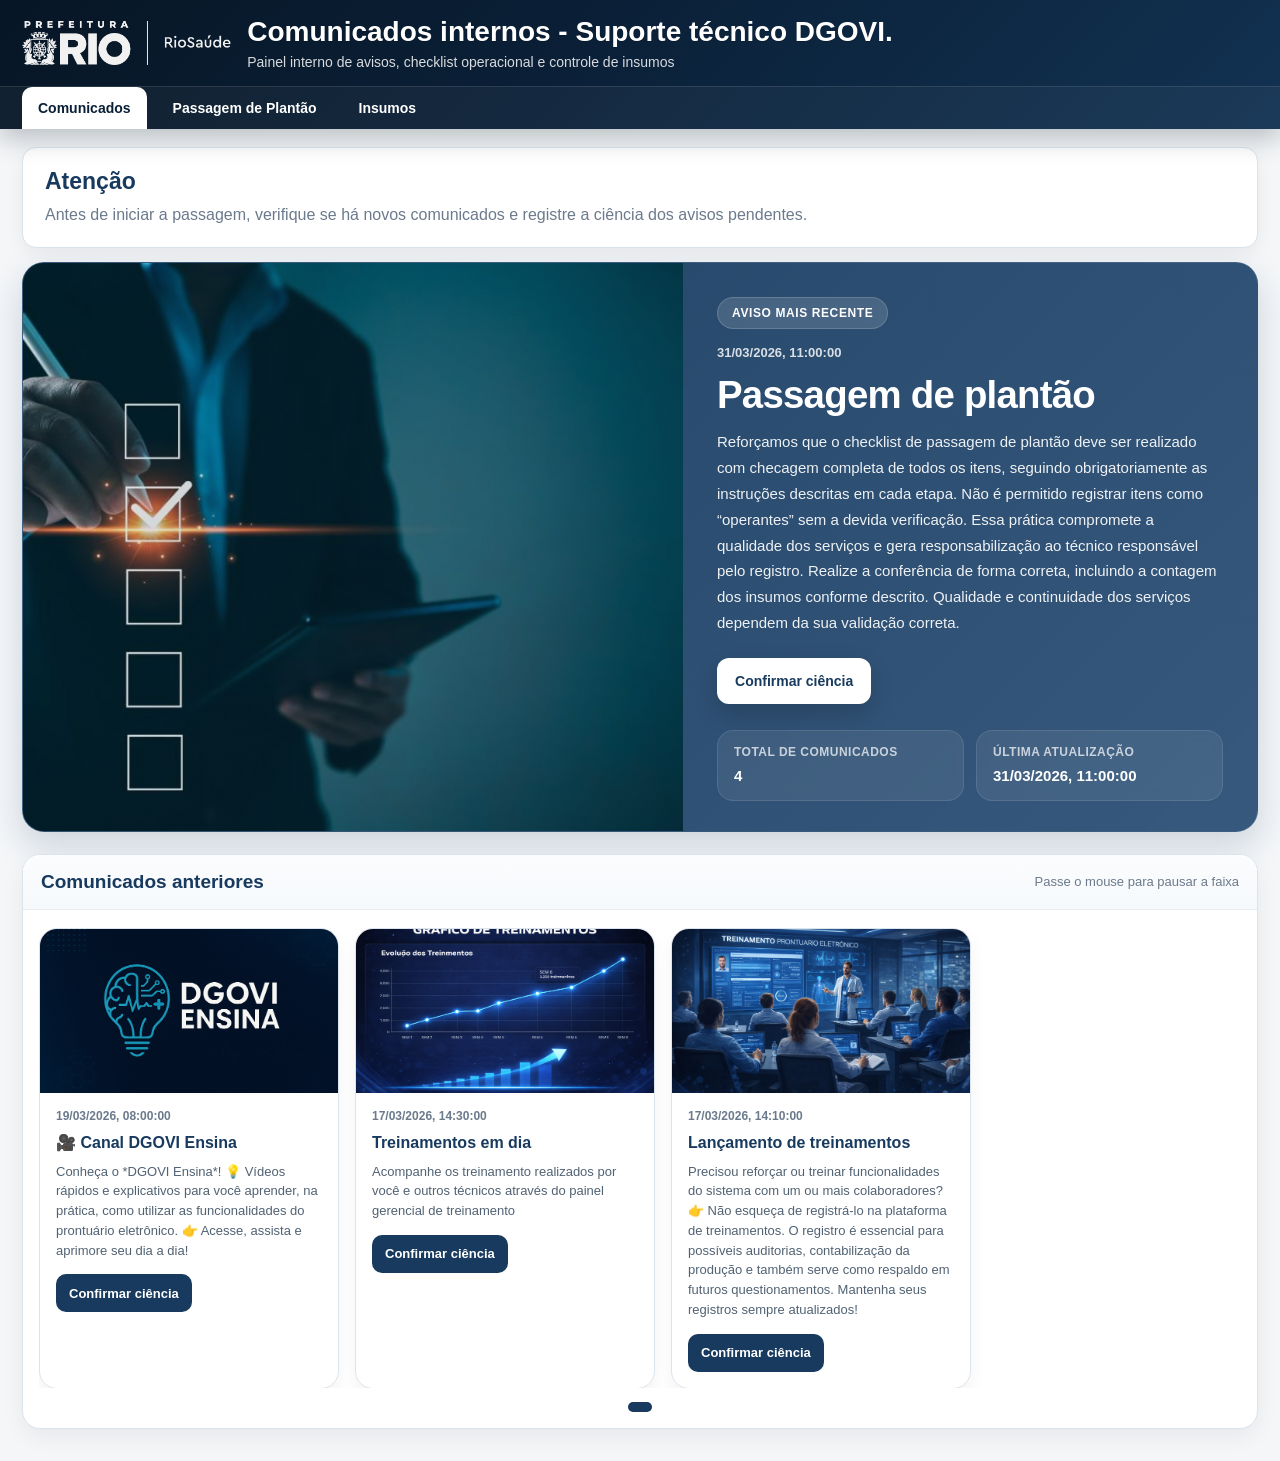
<file: index.html>
<!DOCTYPE html>
<html lang="pt-BR">
<head>
  <meta charset="UTF-8">
  <meta name="viewport" content="width=device-width, initial-scale=1.0">
  <title>Avisos | Passagem de Plantão</title>
  <link rel="stylesheet" href="style.css?v=2">
  <style>
    .logo-box img {
      max-height: 44px;
      width: auto;
    }

    .notice-hero {
      display: block;
    }

    .notice-main {
      background:
        linear-gradient(135deg, rgba(23, 58, 94, 0.96), rgba(39, 76, 115, 0.93)),
        radial-gradient(circle at top right, rgba(255,255,255,0.12), transparent 35%);
      color: #fff;
      border-radius: 22px;
      overflow: hidden;
      box-shadow: 0 14px 34px rgba(23, 58, 94, 0.18);
      min-height: 460px;
      display: grid;
      grid-template-columns: 1.15fr 1fr;
      border: 1px solid rgba(255,255,255,0.08);
    }

    .notice-main-image {
      position: relative;
      min-height: 460px;
      background: rgba(255,255,255,0.06);
    }

    .notice-main-image::after {
      content: "";
      position: absolute;
      inset: 0;
      background: linear-gradient(90deg, rgba(9, 20, 34, 0.08) 0%, rgba(9, 20, 34, 0.34) 100%);
      pointer-events: none;
    }

    .notice-main-image img {
      width: 100%;
      height: 100%;
      object-fit: cover;
      display: block;
    }

    .notice-main-content {
      padding: 34px 34px 30px;
      display: flex;
      flex-direction: column;
      justify-content: center;
      gap: 0;
    }

    .notice-tag {
      display: inline-flex;
      align-items: center;
      align-self: flex-start;
      gap: 8px;
      background: rgba(255,255,255,0.14);
      border: 1px solid rgba(255,255,255,0.16);
      color: #fff;
      font-size: 12px;
      font-weight: 800;
      border-radius: 999px;
      padding: 8px 14px;
      margin-bottom: 16px;
      text-transform: uppercase;
      letter-spacing: 0.05em;
      backdrop-filter: blur(4px);
    }

    .notice-main-content h2 {
      font-size: clamp(30px, 3vw, 42px);
      line-height: 1.08;
      margin: 0 0 14px;
      letter-spacing: -0.02em;
    }

    .notice-date {
      font-size: 13px;
      color: rgba(255,255,255,0.82);
      margin-bottom: 14px;
      font-weight: 700;
    }

    .notice-main-content p {
      font-size: 15px;
      line-height: 1.72;
      color: rgba(255,255,255,0.92);
      margin: 0 0 22px;
      max-width: 620px;
    }

    .notice-actions {
      display: flex;
      flex-wrap: wrap;
      align-items: center;
      gap: 12px;
      margin-bottom: 26px;
    }

    .notice-btn {
      display: inline-flex;
      align-items: center;
      justify-content: center;
      min-height: 46px;
      padding: 0 18px;
      border-radius: 12px;
      background: #ffffff;
      color: #173a5e;
      font-size: 14px;
      font-weight: 800;
      width: fit-content;
      box-shadow: 0 10px 24px rgba(0, 0, 0, 0.16);
      transition: transform 0.18s ease, box-shadow 0.18s ease;
    }

    .notice-btn:hover {
      transform: translateY(-1px);
      box-shadow: 0 14px 28px rgba(0, 0, 0, 0.2);
    }

    .notice-meta {
      display: grid;
      grid-template-columns: repeat(2, minmax(0, 1fr));
      gap: 12px;
      margin-top: auto;
    }

    .notice-meta-card {
      background: rgba(255,255,255,0.08);
      border: 1px solid rgba(255,255,255,0.10);
      border-radius: 16px;
      padding: 14px 16px;
      backdrop-filter: blur(5px);
    }

    .notice-meta-label {
      display: block;
      font-size: 12px;
      font-weight: 700;
      color: rgba(255,255,255,0.72);
      text-transform: uppercase;
      letter-spacing: 0.04em;
      margin-bottom: 6px;
    }

    .notice-meta-value {
      display: block;
      font-size: 15px;
      font-weight: 800;
      color: #fff;
      line-height: 1.4;
    }

    .ticker-wrap {
      margin-top: 22px;
      overflow: hidden;
      border-radius: 18px;
      border: 1px solid #dbe3ec;
      background: #ffffff;
      box-shadow: 0 8px 22px rgba(15, 23, 42, 0.06);
      padding-bottom: 16px;
    }

    .ticker-head {
      display: flex;
      align-items: center;
      justify-content: space-between;
      gap: 12px;
      padding: 16px 18px;
      border-bottom: 1px solid #e8edf4;
      background: linear-gradient(180deg, #fbfcfe 0%, #f6f9fc 100%);
    }

    .ticker-head h3 {
      color: #173a5e;
      font-size: 19px;
      margin: 0;
    }

    .ticker-head span {
      color: #6b7a8c;
      font-size: 13px;
      font-weight: 500;
    }

    .notice-carousel {
      padding: 18px 16px 0;
    }

    .notice-carousel-viewport {
      overflow: hidden;
      width: 100%;
    }

    .ticker-track {
      display: flex;
      gap: 16px;
      width: max-content;
      transition: transform 0.45s ease;
      will-change: transform;
    }

    .ticker-card {
      width: 300px;
      flex: 0 0 auto;
      background: #ffffff;
      border: 1px solid #dbe3ec;
      border-radius: 18px;
      overflow: hidden;
      box-shadow: 0 8px 18px rgba(15, 23, 42, 0.05);
      transition: transform 0.2s ease, box-shadow 0.2s ease;
    }

    .ticker-card:hover {
      transform: translateY(-2px);
      box-shadow: 0 12px 24px rgba(15, 23, 42, 0.08);
    }

    .ticker-card img {
      width: 100%;
      height: 164px;
      object-fit: cover;
      display: block;
      background: #edf3f8;
    }

    .ticker-card-body {
      padding: 16px;
    }

    .ticker-card-body h4 {
      font-size: 16px;
      color: #173a5e;
      margin: 0 0 8px;
      line-height: 1.35;
    }

    .ticker-card-body .ticker-date {
      font-size: 12px;
      color: #6b7a8c;
      margin-bottom: 9px;
      font-weight: 700;
    }

    .ticker-card-body p {
      color: #516273;
      font-size: 13px;
      line-height: 1.52;
      margin: 0 0 14px;
    }

    .ticker-card-body a {
      display: inline-flex;
      align-items: center;
      justify-content: center;
      min-height: 38px;
      padding: 0 13px;
      border-radius: 10px;
      background: #173a5e;
      color: #fff;
      font-size: 13px;
      font-weight: 700;
    }

    .carousel-dots {
      display: flex;
      justify-content: center;
      align-items: center;
      gap: 8px;
      margin-top: 14px;
    }

    .carousel-dot {
      width: 10px;
      height: 10px;
      border: none;
      border-radius: 999px;
      background: #c9d4df;
      cursor: pointer;
      transition: all 0.25s ease;
      padding: 0;
    }

    .carousel-dot.active {
      width: 24px;
      background: #173a5e;
    }

    .empty-avisos {
      background: #fff;
      border: 1px dashed #cfd9e4;
      border-radius: 16px;
      padding: 30px;
      text-align: center;
      color: #6b7a8c;
    }

    @media (max-width: 1200px) {
      .notice-main {
        grid-template-columns: 1fr;
      }

      .notice-main-image {
        min-height: 260px;
      }

      .notice-main-content {
        padding: 28px 24px 24px;
      }
    }

    @media (max-width: 720px) {
      .notice-main {
        min-height: auto;
      }

      .notice-meta {
        grid-template-columns: 1fr;
      }

      .ticker-head {
        flex-direction: column;
        align-items: flex-start;
      }

      .ticker-card {
        width: 280px;
      }
    }
  </style>
</head>
<body>
  <header class="site-header">
    <div class="header-inner">
      <div class="logo-box">
        <img src="assets/logo.png" alt="Logo">
      </div>

      <div class="title-box">
        <h1>Comunicados internos - Suporte técnico DGOVI.</h1>
        <p>Painel interno de avisos, checklist operacional e controle de insumos</p>
      </div>
    </div>

    <nav class="top-nav">
      <div class="top-nav-inner">
        <a href="index.html" class="nav-link active">Comunicados</a>
        <a href="passagem.html" class="nav-link">Passagem de Plantão</a>
        <a href="insumos.html" class="nav-link">Insumos</a>
      </div>
    </nav>
  </header>

  <main class="page-wrap">
    <section class="hero-card">
      <h2>Atenção</h2>
      <p>Antes de iniciar a passagem, verifique se há novos comunicados e registre a ciência dos avisos pendentes.</p>
    </section>

    <section id="avisosContainer"></section>
  </main>

  <script>
    let avisosInterval = null;

    function parseAvisoDate(value) {
      if (!value) return new Date(0);

      const isoLike = String(value).replace(' ', 'T');
      const direct = new Date(isoLike);
      if (!isNaN(direct)) return direct;

      const [datePart, timePart = '00:00'] = String(value).trim().split(' ');
      const [year, month, day] = datePart.includes('-')
        ? datePart.split('-').map(Number)
        : [0, 0, 0];

      const [hour = 0, minute = 0] = timePart.split(':').map(Number);
      if (!year || !month || !day) return new Date(0);

      return new Date(year, month - 1, day, hour, minute, 0);
    }

    function formatAvisoDate(value) {
      const d = parseAvisoDate(value);
      if (!d || isNaN(d)) return '-';
      return d.toLocaleString('pt-BR');
    }

    function escapeHtml(text) {
      return String(text ?? '')
        .replaceAll('&', '&amp;')
        .replaceAll('<', '&lt;')
        .replaceAll('>', '&gt;')
        .replaceAll('"', '&quot;')
        .replaceAll("'", '&#039;');
    }

    function setupCarousel() {
      const viewport = document.querySelector('.notice-carousel-viewport');
      const track = document.querySelector('.ticker-track');
      const dotsWrap = document.querySelector('.carousel-dots');

      if (!viewport || !track || !dotsWrap) return;

      const cards = Array.from(track.querySelectorAll('.ticker-card'));
      if (!cards.length) return;

      let currentIndex = 0;

      function getStep() {
        if (cards.length < 2) return cards[0]?.offsetWidth || 316;
        return cards[1].offsetLeft - cards[0].offsetLeft;
      }

      function getVisibleCount() {
        const step = getStep();
        return Math.max(1, Math.round(viewport.clientWidth / step));
      }

      function getMaxIndex() {
        return Math.max(0, cards.length - getVisibleCount());
      }

      function renderDots() {
        const total = getMaxIndex() + 1;
        dotsWrap.innerHTML = Array.from({ length: total }, (_, i) => `
          <button class="carousel-dot ${i === currentIndex ? 'active' : ''}" data-index="${i}" aria-label="Ir para posição ${i + 1}"></button>
        `).join('');

        dotsWrap.querySelectorAll('.carousel-dot').forEach(dot => {
          dot.addEventListener('click', () => {
            currentIndex = Number(dot.dataset.index || 0);
            updateCarousel();
            restartAuto();
          });
        });
      }

      function updateCarousel() {
        const step = getStep();
        const maxIndex = getMaxIndex();
        if (currentIndex > maxIndex) currentIndex = 0;

        track.style.transform = `translateX(-${currentIndex * step}px)`;

        dotsWrap.querySelectorAll('.carousel-dot').forEach((dot, i) => {
          dot.classList.toggle('active', i === currentIndex);
        });
      }

      function nextSlide() {
        const maxIndex = getMaxIndex();
        currentIndex = currentIndex >= maxIndex ? 0 : currentIndex + 1;
        updateCarousel();
      }

      function startAuto() {
        if ((getMaxIndex() + 1) <= 1) return;
        avisosInterval = setInterval(nextSlide, 4000);
      }

      function stopAuto() {
        if (avisosInterval) {
          clearInterval(avisosInterval);
          avisosInterval = null;
        }
      }

      function restartAuto() {
        stopAuto();
        startAuto();
      }

      renderDots();
      updateCarousel();
      startAuto();

      viewport.addEventListener('mouseenter', stopAuto);
      viewport.addEventListener('mouseleave', startAuto);

      window.addEventListener('resize', () => {
        renderDots();
        updateCarousel();
      });
    }

    function renderAvisos(avisos) {
      const container = document.getElementById('avisosContainer');

      if (!avisos.length) {
        container.innerHTML = `
          <div class="empty-avisos">
            Nenhum aviso encontrado em <strong>data/avisos.json</strong>.
          </div>
        `;
        return;
      }

      const sorted = [...avisos].sort((a, b) => parseAvisoDate(b.data) - parseAvisoDate(a.data));
      const destaque = sorted[0];
      const restantes = sorted.slice(1);

      container.innerHTML = `
        <section class="notice-hero">
          <article class="notice-main">
            <div class="notice-main-image">
              <img src="${escapeHtml(destaque.imagem)}" alt="${escapeHtml(destaque.titulo)}">
            </div>

            <div class="notice-main-content">
              <span class="notice-tag">Aviso mais recente</span>
              <div class="notice-date">${formatAvisoDate(destaque.data)}</div>
              <h2>${escapeHtml(destaque.titulo)}</h2>
              <p>${escapeHtml(destaque.mensagem)}</p>

              <div class="notice-actions">
                <a class="notice-btn" href="${escapeHtml(destaque.link_forms)}" target="_blank" rel="noopener noreferrer">
                  Confirmar ciência
                </a>
              </div>

              <div class="notice-meta">
                <div class="notice-meta-card">
                  <span class="notice-meta-label">Total de comunicados</span>
                  <span class="notice-meta-value">${sorted.length}</span>
                </div>
                <div class="notice-meta-card">
                  <span class="notice-meta-label">Última atualização</span>
                  <span class="notice-meta-value">${formatAvisoDate(destaque.data)}</span>
                </div>
              </div>
            </div>
          </article>
        </section>

        ${restantes.length ? `
          <section class="ticker-wrap">
            <div class="ticker-head">
              <h3>Comunicados anteriores</h3>
              <span>Passe o mouse para pausar a faixa</span>
            </div>

            <div class="notice-carousel">
              <div class="notice-carousel-viewport">
                <div class="ticker-track">
                  ${restantes.map(item => `
                    <article class="ticker-card">
                      <img src="${escapeHtml(item.imagem)}" alt="${escapeHtml(item.titulo)}">
                      <div class="ticker-card-body">
                        <div class="ticker-date">${formatAvisoDate(item.data)}</div>
                        <h4>${escapeHtml(item.titulo)}</h4>
                        <p>${escapeHtml(item.mensagem)}</p>
                        <a href="${escapeHtml(item.link_forms)}" target="_blank" rel="noopener noreferrer">Confirmar ciência</a>
                      </div>
                    </article>
                  `).join('')}
                </div>
              </div>

              <div class="carousel-dots"></div>
            </div>
          </section>
        ` : ''}
      `;

      if (avisosInterval) {
        clearInterval(avisosInterval);
        avisosInterval = null;
      }

      if (restantes.length) {
        setupCarousel();
      }
    }

    async function loadAvisos() {
      const response = await fetch('./data/avisos.json?_=' + Date.now());
      if (!response.ok) throw new Error('Não foi possível carregar os avisos.');

      const avisos = await response.json();
      renderAvisos(Array.isArray(avisos) ? avisos : []);
    }

    loadAvisos().catch(error => {
      document.getElementById('avisosContainer').innerHTML = `
        <div class="empty-avisos">
          Erro ao carregar os avisos: ${escapeHtml(error.message)}
        </div>
      `;
    });
  </script>
</body>
</html>
</file>
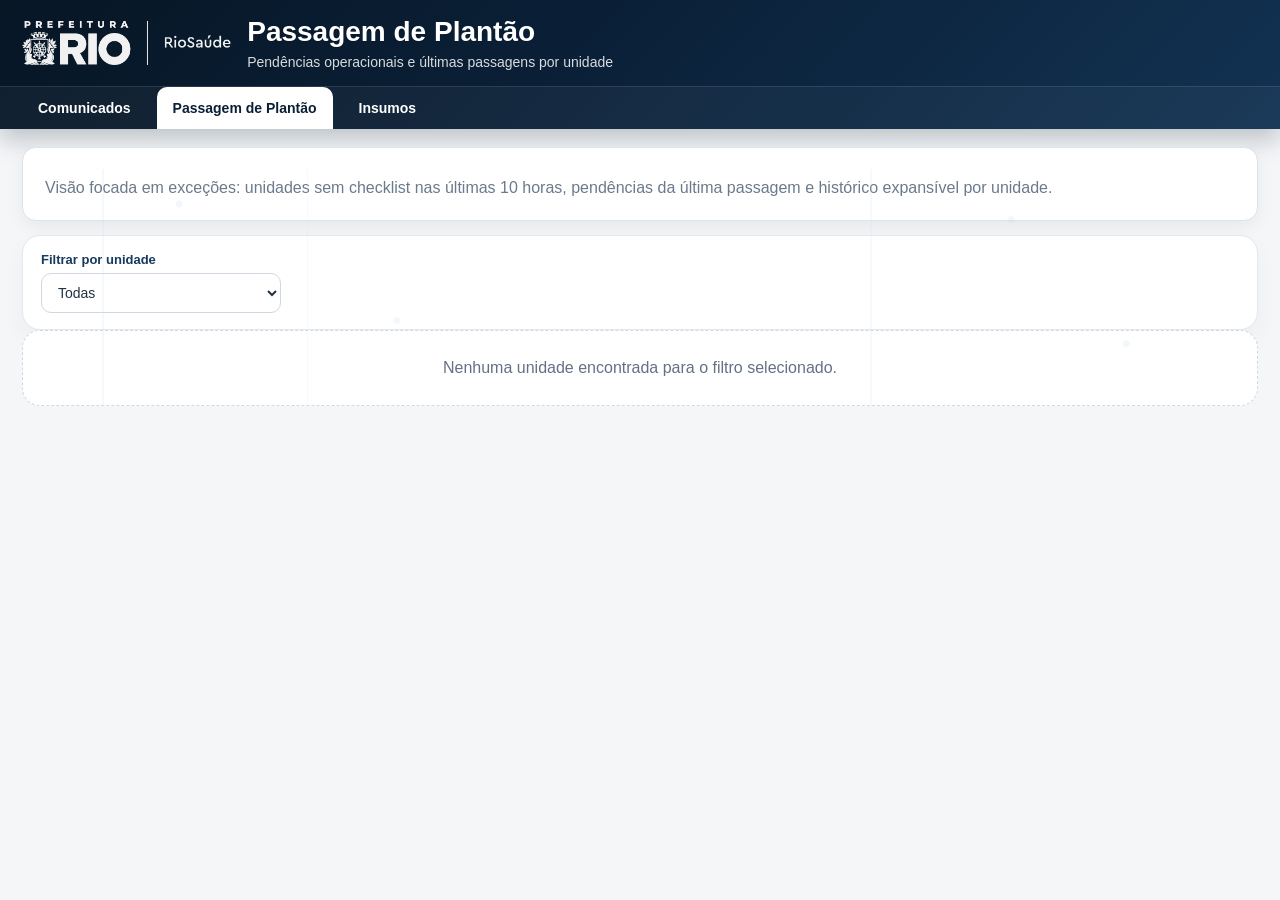
<file: passagem.html>
<!DOCTYPE html>
<html lang="pt-BR">
<head>
  <meta charset="UTF-8" />
  <meta name="viewport" content="width=device-width, initial-scale=1.0" />
  <title>Passagem de Plantão</title>
  <link rel="stylesheet" href="style.css?v=2" />
  <style>
    .passagem-shell {
      display: grid;
      gap: 18px;
    }

    .tech-alert {
      display: flex;
      align-items: center;
      gap: 10px;
      padding: 14px 18px;
      border-radius: 16px;
      border: 1px solid #eadfbe;
      background: linear-gradient(180deg, #fffaf0 0%, #fff6df 100%);
      color: #7b5a12;
      box-shadow: 0 10px 22px rgba(15, 23, 42, 0.05);
      font-size: 15px;
      font-weight: 700;
    }

    .tech-alert strong {
      color: #9a6a00;
    }

    .tech-alert .alert-list {
      font-weight: 600;
      color: #6b7280;
      display: inline-flex;
      flex-wrap: wrap;
      gap: 8px;
      margin-left: 6px;
      vertical-align: middle;
    }

    .alert-unit-badge {
      display: inline-flex;
      align-items: center;
      min-height: 30px;
      padding: 0 12px;
      border-radius: 999px;
      background: #fff1f0;
      border: 1px solid #ef4b3f;
      color: #c53c34;
      font-size: 12px;
      font-weight: 800;
      line-height: 1;
      box-shadow: inset 0 0 0 1px rgba(239, 75, 63, 0.08);
    }

    .passagem-controls {
      display: flex;
      gap: 14px;
      align-items: end;
      flex-wrap: wrap;
      padding: 16px 18px;
      border-radius: 18px;
      background: #ffffff;
      border: 1px solid #e3e8ef;
      box-shadow: 0 10px 24px rgba(15, 23, 42, 0.04);
    }

    .passagem-grid {
      display: grid;
      grid-template-columns: repeat(3, minmax(0, 1fr));
      gap: 18px;
    }

    .unit-card {
      background: #ffffff;
      border: 1px solid #dde5ef;
      border-radius: 20px;
      box-shadow: 0 12px 28px rgba(15, 23, 42, 0.06);
      overflow: hidden;
      position: relative;
    }

    .unit-card::before {
      content: "";
      position: absolute;
      inset: 0 0 auto 0;
      height: 3px;
      background: linear-gradient(90deg, #dbe7f3 0%, #b7d4f5 55%, #dbe7f3 100%);
    }

    .unit-card.card-danger::before {
      background: linear-gradient(90deg, #ffb4ae 0%, #ef4b3f 55%, #ffb4ae 100%);
    }

    .unit-card.card-warning::before {
      background: linear-gradient(90deg, #ffe7a6 0%, #f4c542 55%, #ffe7a6 100%);
    }

    .unit-card.card-ok::before {
      background: linear-gradient(90deg, #bfe7c7 0%, #43a047 55%, #bfe7c7 100%);
    }

    .unit-card-top {
      padding: 18px 18px 12px;
      display: flex;
      align-items: start;
      justify-content: space-between;
      gap: 10px;
    }

    .unit-title {
      font-size: 18px;
      font-weight: 800;
      color: #183a5a;
      letter-spacing: 0.02em;
    }

    .unit-meta {
      padding: 0 18px 14px;
      display: grid;
      gap: 6px;
      color: #526171;
      font-size: 14px;
    }

    .unit-status-chip {
      display: inline-flex;
      align-items: center;
      justify-content: center;
      min-height: 30px;
      border-radius: 999px;
      padding: 0 12px;
      font-size: 12px;
      font-weight: 800;
      width: fit-content;
      margin: 0 18px 14px;
      border: 1px solid transparent;
    }

    .chip-danger {
      background: #fff1f0;
      color: #c53c34;
      border-color: #ffd1cd;
    }

    .chip-warning {
      background: #fff8e6;
      color: #9a6a00;
      border-color: #f5df9b;
    }

    .chip-ok {
      background: #eef9f0;
      color: #2f7d39;
      border-color: #cfe8d4;
    }

    .chip-muted {
      background: #f3f6f9;
      color: #667085;
      border-color: #d9e2ec;
    }

    .unit-summary {
      padding: 0 18px 14px;
      min-height: 102px;
      display: grid;
      gap: 8px;
      align-content: start;
    }

    .summary-item {
      display: flex;
      gap: 8px;
      align-items: start;
      color: #334155;
      font-size: 13px;
      line-height: 1.45;
    }

    .summary-bullet {
      width: 8px;
      height: 8px;
      border-radius: 999px;
      background: #ef4b3f;
      margin-top: 6px;
      flex: 0 0 auto;
    }

    .summary-empty {
      color: #667085;
      font-size: 13px;
      line-height: 1.45;
    }

    .unit-actions {
      padding: 0 18px 18px;
    }

    .expand-btn {
      width: 100%;
      min-height: 42px;
      border: 1px solid #d9e3ee;
      background: linear-gradient(180deg, #ffffff 0%, #f8fbff 100%);
      border-radius: 12px;
      color: #183a5a;
      font-size: 14px;
      font-weight: 700;
      cursor: pointer;
      transition: 0.2s ease;
    }

    .expand-btn:hover {
      background: linear-gradient(180deg, #f7fbff 0%, #edf5ff 100%);
      border-color: #bfd4ec;
    }

    .drawer {
      display: none;
      border-top: 1px solid #e6edf5;
      background: linear-gradient(180deg, #fbfdff 0%, #f6f9fc 100%);
      padding: 16px 18px 18px;
    }

    .drawer.open {
      display: block;
    }

    .drawer-title {
      font-size: 14px;
      font-weight: 800;
      color: #183a5a;
      margin-bottom: 12px;
    }

    .history-list {
      display: grid;
      gap: 10px;
    }

    .history-entry {
      background: #ffffff;
      border: 1px solid #e4ebf2;
      border-radius: 14px;
      padding: 12px;
      box-shadow: 0 6px 14px rgba(15, 23, 42, 0.03);
    }

    .history-head {
      display: flex;
      flex-wrap: wrap;
      gap: 8px;
      margin-bottom: 8px;
    }

    .history-chip {
      display: inline-flex;
      align-items: center;
      min-height: 28px;
      padding: 0 10px;
      border-radius: 999px;
      background: #eef4fb;
      color: #183a5a;
      font-size: 12px;
      font-weight: 700;
    }

    .history-pendencias {
      display: grid;
      gap: 6px;
    }

    .history-item {
      color: #334155;
      font-size: 13px;
      line-height: 1.45;
      display: flex;
      gap: 8px;
      align-items: start;
    }

    .history-item .history-bullet {
      width: 7px;
      height: 7px;
      border-radius: 999px;
      background: #183a5a;
      margin-top: 7px;
      flex: 0 0 auto;
    }

    .history-empty {
      color: #667085;
      font-size: 13px;
      line-height: 1.45;
    }

    .passagem-empty {
      background: #ffffff;
      border: 1px dashed #cfd9e4;
      border-radius: 18px;
      padding: 28px;
      text-align: center;
      color: #667085;
    }

    .tech-bg-lines {
      position: relative;
      overflow: hidden;
    }

    .tech-bg-lines::before,
    .tech-bg-lines::after {
      content: "";
      position: absolute;
      inset: 0;
      pointer-events: none;
      opacity: 0.18;
      background-repeat: no-repeat;
      background-size: cover;
    }

    .tech-bg-lines::before {
      background-image:
        linear-gradient(90deg, transparent 0 8%, #cfe0f2 8% 8.1%, transparent 8.1% 100%),
        linear-gradient(90deg, transparent 0 24%, #d8e6f4 24% 24.1%, transparent 24.1% 100%),
        linear-gradient(90deg, transparent 0 68%, #d8e6f4 68% 68.1%, transparent 68.1% 100%);
      transform: translateY(22px);
    }

    .tech-bg-lines::after {
      background-image:
        radial-gradient(circle at 14% 22%, #bdd8f1 0 3px, transparent 4px),
        radial-gradient(circle at 31% 67%, #bdd8f1 0 3px, transparent 4px),
        radial-gradient(circle at 79% 28%, #bdd8f1 0 3px, transparent 4px),
        radial-gradient(circle at 88% 76%, #bdd8f1 0 3px, transparent 4px);
    }

    @media (max-width: 1400px) {
      .passagem-grid {
        grid-template-columns: repeat(2, minmax(0, 1fr));
      }
    }

    @media (max-width: 860px) {
      .passagem-grid {
        grid-template-columns: 1fr;
      }
    }
  </style>
</head>
<body>
  <header class="site-header">
    <div class="header-inner">
      <div class="logo-box">
        <img src="assets/logo.png" alt="Logo">
      </div>

      <div class="title-box">
        <h1>Passagem de Plantão</h1>
        <p>Pendências operacionais e últimas passagens por unidade</p>
      </div>
    </div>

    <nav class="top-nav">
      <div class="top-nav-inner">
        <a href="index.html" class="nav-link">Comunicados</a>
        <a href="passagem.html" class="nav-link active">Passagem de Plantão</a>
        <a href="insumos.html" class="nav-link">Insumos</a>
      </div>
    </nav>
  </header>

  <main class="page-wrap tech-bg-lines">
    <section class="hero-card">
      <h2></h2>
      <p>Visão focada em exceções: unidades sem checklist nas últimas 10 horas, pendências da última passagem e histórico expansível por unidade.</p>
    </section>

    <div id="alertContainer"></div>

    <section class="passagem-controls">
      <div class="field-group">
        <label for="unitFilter">Filtrar por unidade</label>
        <select id="unitFilter" class="select-input"></select>
      </div>
    </section>

    <section id="cardsContainer" class="passagem-shell"></section>
  </main>

  <script>
    const STATUS_CONFIG = [
      { key: 'TIMED', problemKey: 'Qual problema encontrado no TIMED?' },
      { key: 'OVIYAM & INTEGRAÇÃO', problemKey: 'Qual problema encontrado no OVIYAM?' },
      { key: 'INTEGRAÇÃO DE LABORATÓRIO', problemKey: 'Qual problema encontrado na integração de laboratório?' },
      { key: 'INTERNET', problemKey: 'Qual problema com a internet?' },
      { key: 'PPD', problemKey: null },
      { key: 'GLPI', problemKey: null },
      { key: 'SERVIDORES', problemKey: 'Qual problema com os servidores?' },
      { key: 'PAINEL DE CHAMADOS', problemKey: 'Qual problema com o painel de chamados?' },
      { key: 'PAINEL DE ESCALA', problemKey: 'Qual problema com o painel de escala?' },
      { key: 'TOTEM', problemKey: 'Qual problema com o totem?' },
      { key: 'COMPUTADORES', problemKey: 'Qual problema com computadores?' },
      { key: 'IMPRESSORAS', problemKey: 'Qual problema com impressoras?' },
      { key: 'CFTV', problemKey: 'Qual problema com CFTV?' },
      { key: 'MONITOR MULTIPARAMETRO - PAINEL', problemKey: 'Descreva o problema encontrado com  MONITOR MULTIPARAMETRO - PAINEL' },
      { key: 'BOTAO DE PANICO', problemKey: 'Qual problema com BOTAO DE PANICO ?' }
    ];

    let allRows = [];
    let knownUnits = [];
    let unitFilterInitialized = false;

    function normalizeText(value) {
      return String(value || '')
        .normalize('NFD')
        .replace(/[\u0300-\u036f]/g, '')
        .trim()
        .toUpperCase();
    }

    function parseBrazilDateTime(value) {
      if (!value) return null;
      const [datePart, timePart = '00:00:00'] = String(value).trim().split(' ');
      const [day, month, year] = datePart.split('/').map(Number);
      const [hour = 0, minute = 0, second = 0] = timePart.split(':').map(Number);
      if (!day || !month || !year) return null;
      return new Date(year, month - 1, day, hour, minute, second);
    }

    function formatDateTime(value) {
      const d = parseBrazilDateTime(value);
      if (!d || isNaN(d)) return '-';
      return d.toLocaleString('pt-BR');
    }

    function getUnit(row) {
      return String(row['Qual Sua unidade?'] || '').trim();
    }

    function getTech(row) {
      return String(row['Técnico Pantonista'] || '-').trim();
    }

    function getRowsLastDays(days) {
      const now = new Date();
      const cutoff = new Date(now.getTime() - days * 24 * 60 * 60 * 1000);

      return allRows
        .filter(row => {
          const dt = parseBrazilDateTime(row['Carimbo de data/hora']);
          return dt && dt >= cutoff && dt <= now;
        })
        .sort((a, b) => parseBrazilDateTime(b['Carimbo de data/hora']) - parseBrazilDateTime(a['Carimbo de data/hora']));
    }

    function getRowsLastHours(hours) {
      const now = new Date();
      const cutoff = new Date(now.getTime() - hours * 60 * 60 * 1000);

      return allRows
        .filter(row => {
          const dt = parseBrazilDateTime(row['Carimbo de data/hora']);
          return dt && dt >= cutoff && dt <= now;
        })
        .sort((a, b) => parseBrazilDateTime(b['Carimbo de data/hora']) - parseBrazilDateTime(a['Carimbo de data/hora']));
    }

    function buildKnownUnitsFromFiveDays() {
      const rows = getRowsLastDays(5);
      knownUnits = [...new Set(rows.map(getUnit).filter(Boolean))]
        .sort((a, b) => a.localeCompare(b, 'pt-BR'));
    }

    function shortUnitName(name) {
      const raw = normalizeText(name);

      const manual = {
        'UPA MAGALHAES BASTOS': 'UPAMB',
        'UPA JOAO XXIII': 'UPAJ23',
        'UPA CIDADE DE DEUS': 'UPACDD',
        'UPA COSTA BARROS': 'UPACB',
        'UPA DEL CASTILHO': 'UPADC',
        'UPA ENGENHO DE DENTRO': 'UPAED',
        'UPA MADUREIRA': 'UPAMAD',
        'UPA SENADOR CAMARA': 'UPASC',
        'UPA SEPETIBA': 'UPASEP',
        'UPA VILA KENNEDY': 'UPAVK',
        'MATERNIDADE DA ROCINHA': 'MAT.ROCINHA',
        'CERBARRA': 'CER BARRA',
        'CER BARRA DA TIJUCA': 'CER BARRA'
      };

      if (manual[raw]) return manual[raw];

      const cleaned = raw
        .replace(/\bDA\b|\bDE\b|\bDO\b|\bDAS\b|\bDOS\b/g, '')
        .replace(/\s+/g, ' ')
        .trim();

      if (/^UPA /.test(cleaned)) {
        const rest = cleaned.replace(/^UPA\s+/, '').split(' ').filter(Boolean);
        return 'UPA' + rest.map(part => {
          if (/^\d+$/.test(part)) return part;
          if (/^XXIII$/i.test(part)) return 'J23';
          return part[0];
        }).join('');
      }

      return cleaned.split(' ').map(p => p[0]).join('').slice(0, 8);
    }

    function isOperante(value) {
      return normalizeText(value) === 'OPERANTE';
    }

    function isNaoSeAplica(value) {
      const v = normalizeText(value);
      return v === 'NAO SE APLICA' || v === 'NÃO SE APLICA';
    }

    function isPendencia(value) {
      const v = normalizeText(value);
      if (!v) return false;
      if (isOperante(value)) return false;
      if (isNaoSeAplica(value)) return false;
      return true;
    }

    function isDemandTextMeaningNone(text) {
      const v = normalizeText(text);
      return [
        '',
        'NAO',
        'NÃO',
        'NENHUMA',
        'SEM PENDENCIAS',
        'SEM PENDÊNCIA',
        'SEM PENDENCIAS.',
        'SEM PENDENCIA',
        'SEM INTERCORRENCIA',
        'SEM INTERCORRENCIAS',
        'SEM INTERCORRÊNCIA',
        'SEM INTERCORRÊNCIAS',
        'SEM OCORRENCIA',
        'SEM OCORRENCIAS',
        'SEM OCORRÊNCIA',
        'SEM OCORRÊNCIAS',
        'SEM OBSERVACAO',
        'SEM OBSERVACOES',
        'SEM OBSERVAÇÃO',
        'SEM OBSERVAÇÕES',
        'SEM DEMANDAS',
        'NO MOMENTO TUDO OK',
        'NO MOMENTO TUDO OK.',
        'TUDO OK',
        'SEM MAIS OBSERVACOES',
        'SEM MAIS OBSERVAÇÕES',
        'SEM MAIS OCORRENCIAS',
        'SEM MAIS OCORRÊNCIAS'
      ].includes(v);
    }

    function collectPendencias(row) {
      const pendencias = [];

      STATUS_CONFIG.forEach(item => {
        const status = String(row[item.key] || '').trim();
        const problemText = item.problemKey ? String(row[item.problemKey] || '').trim() : '';

        if (!status) return;
        if (!isPendencia(status)) return;
        if (!problemText) return;

        pendencias.push(`${item.key}: ${problemText}`);
      });

      const outras = String(row['Descreva outras demandas em andamento ou pendências'] || '').trim();
      if (outras && !isDemandTextMeaningNone(outras)) {
        pendencias.push(`Outras demandas: ${outras}`);
      }

      return pendencias;
    }

    function getLatestRowByUnit(rows) {
      const map = new Map();
      rows.forEach(row => {
        const unit = getUnit(row);
        if (!map.has(unit)) {
          map.set(unit, row);
        }
      });
      return map;
    }

    function getHistoryByUnit(unit, days = 3, limit = 4) {
      const rows = getRowsLastDays(days)
        .filter(row => getUnit(row) === unit)
        .slice(0, limit);

      return rows.map(row => {
        const pendencias = collectPendencias(row);
        return {
          tecnico: getTech(row),
          dataHora: formatDateTime(row['Carimbo de data/hora']),
          pendencias: pendencias.length ? pendencias : ['Sem dados informados']
        };
      });
    }

    function fillUnitFilter() {
      const select = document.getElementById('unitFilter');
      const currentValue = select.value || '__ALL__';

      select.innerHTML =
        '<option value="__ALL__">Todas</option>' +
        knownUnits.map(unit => `<option value="${unit}">${unit}</option>`).join('');

      if ([...select.options].some(option => option.value === currentValue)) {
        select.value = currentValue;
      } else {
        select.value = '__ALL__';
      }

      if (!unitFilterInitialized) {
        select.addEventListener('change', renderAll);
        unitFilterInitialized = true;
      }
    }

    function selectedUnit() {
      return document.getElementById('unitFilter').value;
    }

    function filterUnits(units) {
      const unit = selectedUnit();
      if (!unit || unit === '__ALL__') return units;
      return units.filter(u => u === unit);
    }

    function renderAlert(recentRows) {
      const container = document.getElementById('alertContainer');
      const latestMap = getLatestRowByUnit(recentRows);
      const pendingUnits = knownUnits.filter(unit => !latestMap.has(unit));

      if (!pendingUnits.length) {
        container.innerHTML = '';
        return;
      }

      const shortList = pendingUnits
        .map(unit => `<span class="alert-unit-badge">${shortUnitName(unit)}</span>`)
        .join('');

      container.innerHTML = `
        <div class="tech-alert">
          <span>⚠️</span>
          <div>
            <strong>Unidades sem checklist nas últimas 10 horas:</strong>
            <span class="alert-list">${shortList}</span>
          </div>
        </div>
      `;
    }

    function buildCardStatus(row) {
      if (!row) {
        return {
          chipClass: 'chip-danger',
          chipText: 'Checklist não enviado',
          cardClass: 'card-danger',
          sortGroup: 2
        };
      }

      const pendencias = collectPendencias(row);

      if (!pendencias.length) {
        return {
          chipClass: 'chip-ok',
          chipText: 'Sem pendências',
          cardClass: 'card-ok',
          sortGroup: 3
        };
      }

      return {
        chipClass: 'chip-warning',
        chipText: `${pendencias.length} pendência${pendencias.length > 1 ? 's' : ''}`,
        cardClass: 'card-warning',
        sortGroup: 1
      };
    }

    function renderCards(recentRows) {
      const container = document.getElementById('cardsContainer');
      const latestMap = getLatestRowByUnit(recentRows);
      const unitsToShow = filterUnits(knownUnits);

      if (!unitsToShow.length) {
        container.innerHTML = `<div class="passagem-empty">Nenhuma unidade encontrada para o filtro selecionado.</div>`;
        return;
      }

      const orderedUnits = [...unitsToShow].sort((a, b) => {
        const statusA = buildCardStatus(latestMap.get(a));
        const statusB = buildCardStatus(latestMap.get(b));

        if (statusA.sortGroup !== statusB.sortGroup) {
          return statusA.sortGroup - statusB.sortGroup;
        }

        return a.localeCompare(b, 'pt-BR');
      });

      container.innerHTML = `
        <section class="passagem-grid">
          ${orderedUnits.map((unit, index) => {
            const row = latestMap.get(unit);
            const status = buildCardStatus(row);
            const pendencias = row ? collectPendencias(row) : [];
            const resumoCurto = !row
              ? 'Unidade sem checklist recente.'
              : pendencias.length
                ? pendencias.slice(0, 3).map(text => `
                    <div class="summary-item">
                      <span class="summary-bullet"></span>
                      <span>${text}</span>
                    </div>
                  `).join('')
                : `<div class="summary-empty">Sem pendências relatadas.</div>`;

            const history = getHistoryByUnit(unit, 3, 4);

            return `
              <article class="unit-card ${status.cardClass}">
                <div class="unit-card-top">
                  <div class="unit-title">${shortUnitName(unit)}</div>
                </div>

                <div class="unit-meta">
                  <div><strong>Técnico:</strong> ${row ? getTech(row) : '-'}</div>
                  <div><strong>Último checklist:</strong> ${row ? formatDateTime(row['Carimbo de data/hora']) : '-'}</div>
                </div>

                <div class="unit-status-chip ${status.chipClass}">
                  ${status.chipText}
                </div>

                <div class="unit-summary">
                  ${resumoCurto}
                </div>

                <div class="unit-actions">
                  <button class="expand-btn" data-target="drawer-${index}">
                    Ver últimas passagens
                  </button>
                </div>

                <div id="drawer-${index}" class="drawer">
                  <div class="drawer-title">Últimas passagens da unidade</div>
                  <div class="history-list">
                    ${history.length ? history.map(item => `
                      <div class="history-entry">
                        <div class="history-head">
                          <span class="history-chip">${item.dataHora}</span>
                          <span class="history-chip">${item.tecnico}</span>
                        </div>
                        <div class="history-pendencias">
                          ${item.pendencias.map(text => `
                            <div class="history-item">
                              <span class="history-bullet"></span>
                              <span>${text}</span>
                            </div>
                          `).join('')}
                        </div>
                      </div>
                    `).join('') : `
                      <div class="history-entry">
                        <div class="history-empty">Sem dados informados</div>
                      </div>
                    `}
                  </div>
                </div>
              </article>
            `;
          }).join('')}
        </section>
      `;

      container.querySelectorAll('.expand-btn').forEach(button => {
        button.addEventListener('click', () => {
          const targetId = button.getAttribute('data-target');
          const drawer = document.getElementById(targetId);
          const isOpen = drawer.classList.contains('open');

          container.querySelectorAll('.drawer').forEach(d => d.classList.remove('open'));
          container.querySelectorAll('.expand-btn').forEach(b => b.textContent = 'Ver últimas passagens');

          if (!isOpen) {
            drawer.classList.add('open');
            button.textContent = 'Ocultar passagens';
          }
        });
      });
    }

    function renderAll() {
      const last10h = getRowsLastHours(10);
      renderAlert(last10h);
      renderCards(last10h);
    }

    async function loadData() {
      const response = await fetch('./data/dados.json?_=' + Date.now());
      if (!response.ok) throw new Error('Não foi possível carregar o JSON.');

      const payload = await response.json();
      allRows = Array.isArray(payload.dados) ? payload.dados : [];

      buildKnownUnitsFromFiveDays();
      fillUnitFilter();
      renderAll();
    }

    loadData().catch(error => {
      document.getElementById('cardsContainer').innerHTML = `
        <div class="passagem-empty">
          Erro ao carregar os dados: ${error.message}
        </div>
      `;
    });

    setInterval(() => {
      loadData().catch(error => {
        console.error('Erro ao atualizar dados:', error);
      });
    }, 120000);
  </script>
</body>
</html>
</file>
<file: style.css>
:root {
  --azul-principal: #0a1f36;
  --azul-secundario: #123252;
  --azul-destaque: #2f7fd1;
  --azul-texto: #173a5e;
  --fundo: #f4f6f8;
  --branco: #ffffff;
  --texto: #233243;
  --texto-claro: #6b7a8c;
  --borda: #dbe3ec;
  --linha: #e8edf3;
  --header-tabela: #f3f6fa;
  --coluna-fixa: #f8fafc;
  --verde: #43a047;
  --vermelho: #ef4b3f;
  --amarelo: #f3c64d;
  --sombra: 0 6px 18px rgba(15, 23, 42, 0.06);
  --raio: 14px;
  --largura: 1700px;
}

* {
  box-sizing: border-box;
  margin: 0;
  padding: 0;
}

html,
body {
  font-family: Arial, Helvetica, sans-serif;
  background: var(--fundo);
  color: var(--texto);
}

body {
  min-height: 100vh;
}

a {
  text-decoration: none;
}

/* HEADER LIMPO SEM LINHAS */
.site-header {
  position: relative;
  overflow: hidden;
  background: linear-gradient(135deg, #071625 0%, #0a1f36 42%, #123252 100%) !important;
  background-image: linear-gradient(135deg, #071625 0%, #0a1f36 42%, #123252 100%) !important;
  color: var(--branco);
  box-shadow: 0 10px 24px rgba(7, 22, 37, 0.24);
}

.site-header::before,
.site-header::after {
  display: none !important;
  content: none !important;
  background: none !important;
}

.header-inner {
  position: relative;
  z-index: 1;
  max-width: var(--largura);
  margin: 0 auto;
  padding: 16px 22px;
  display: flex;
  align-items: center;
  gap: 16px;
}

.logo-box img {
  height: 44px;
  width: auto;
  display: block;
}

.title-box {
  flex: 1;
}

.title-box h1 {
  font-size: 28px;
  font-weight: 700;
  color: var(--branco);
  text-shadow: 0 1px 0 rgba(0, 0, 0, 0.18);
}

.title-box p {
  margin-top: 6px;
  font-size: 14px;
  color: rgba(255, 255, 255, 0.84);
}

/* NAVEGAÇÃO */
.top-nav {
  position: relative;
  z-index: 1;
  background: rgba(255, 255, 255, 0.04);
  border-top: 1px solid rgba(255, 255, 255, 0.10);
  backdrop-filter: none;
}

.top-nav-inner {
  max-width: var(--largura);
  margin: 0 auto;
  padding: 0 22px;
  display: flex;
  gap: 10px;
  flex-wrap: wrap;
}

.nav-link {
  color: var(--branco);
  padding: 13px 16px;
  border-radius: 10px 10px 0 0;
  font-weight: 700;
  font-size: 14px;
  transition: background 0.2s ease, color 0.2s ease;
}

.nav-link:hover {
  background: rgba(255, 255, 255, 0.10);
}

.nav-link.active {
  background: var(--branco);
  color: var(--azul-principal);
}

.page-wrap {
  max-width: var(--largura);
  margin: 18px auto 32px;
  padding: 0 22px;
}

.hero-card,
.card,
.table-box,
.resume-box,
.unit-status-wrap,
.chart-box,
.empty-state {
  background: var(--branco);
  border: 1px solid var(--borda);
  border-radius: var(--raio);
  box-shadow: var(--sombra);
}

.hero-card {
  padding: 20px 22px;
  margin-bottom: 14px;
}

.hero-card h2 {
  color: var(--azul-texto);
  font-size: 23px;
  margin-bottom: 8px;
}

.hero-card p {
  color: var(--texto-claro);
  line-height: 1.5;
}

.section-title {
  color: var(--azul-texto);
  font-size: 20px;
  font-weight: 700;
  margin: 18px 0 10px;
}

.card {
  padding: 14px 16px;
}

.toolbar {
  display: flex;
  flex-wrap: wrap;
  gap: 12px;
  align-items: end;
}

.field-group {
  display: flex;
  flex-direction: column;
  gap: 6px;
  min-width: 240px;
}

.field-group label {
  color: var(--azul-texto);
  font-size: 13px;
  font-weight: 700;
}

.select-input {
  height: 40px;
  border: 1px solid #cfd8e3;
  border-radius: 10px;
  padding: 0 12px;
  font-size: 14px;
  background: #fff;
  color: var(--texto);
}

.kpi-row {
  display: grid;
  grid-template-columns: repeat(3, minmax(0, 1fr));
  gap: 12px;
  margin-top: 12px;
}

.kpi-card {
  background: #fafcff;
  border: 1px solid #dde6ef;
  border-radius: 12px;
  padding: 14px 16px;
}

.kpi-card span {
  display: block;
  font-size: 12px;
  color: var(--texto-claro);
  margin-bottom: 6px;
  text-transform: uppercase;
}

.kpi-card strong {
  font-size: 28px;
  color: var(--azul-texto);
}

.unit-status-wrap {
  padding: 14px;
}

.unit-legend {
  display: flex;
  gap: 18px;
  align-items: center;
  margin-bottom: 10px;
  flex-wrap: wrap;
  font-size: 13px;
}

.legend-item {
  display: flex;
  align-items: center;
  gap: 8px;
}

.legend-dot,
.status-dot {
  border-radius: 999px;
  display: inline-block;
}

.legend-dot {
  width: 14px;
  height: 14px;
}

.status-dot {
  width: 14px;
  height: 14px;
}

.dot-green {
  background: var(--verde);
}

.dot-red {
  background: var(--vermelho);
}

.unit-status-grid {
  display: grid;
  grid-template-columns: repeat(14, minmax(0, 1fr));
  gap: 8px;
}

.unit-status-item {
  text-align: center;
  font-size: 11px;
  font-weight: 700;
}

.unit-status-name {
  color: var(--azul-texto);
  margin-bottom: 6px;
  min-height: 16px;
  line-height: 1.2;
  white-space: nowrap;
}

.unit-status-bar {
  height: 16px;
  border-radius: 4px;
  background: #d9e1ea;
}

.unit-status-bar.present {
  background: var(--verde);
}

.unit-status-bar.absent {
  background: var(--vermelho);
}

.table-box {
  overflow: visible;
}

.data-table {
  width: 100%;
  border-collapse: collapse;
  table-layout: fixed;
}

.data-table th {
  background: var(--header-tabela);
  color: var(--azul-texto);
  font-size: 11px;
  padding: 10px 4px;
  border: 1px solid var(--borda);
  text-align: center;
  font-weight: 700;
}

.data-table td {
  border: 1px solid var(--borda);
  padding: 8px 4px;
  text-align: center;
  font-size: 11px;
  background: var(--branco);
  vertical-align: middle;
}

.data-table td.col-unit,
.data-table td.col-tech,
.data-table td.col-datetime {
  background: var(--coluna-fixa);
  color: var(--texto);
  font-weight: 700;
}

.data-table td.col-unit {
  text-align: left;
  width: 160px;
}

.data-table td.col-tech {
  width: 160px;
}

.data-table td.col-datetime {
  width: 118px;
}

.status-cell {
  width: 62px;
}

.na-text {
  color: var(--texto-claro);
  font-weight: 700;
  font-size: 10px;
  line-height: 1.2;
}

.resume-box {
  padding: 14px;
}

.resume-list {
  display: grid;
  gap: 10px;
}

.resume-item {
  border: 1px solid #dde5ee;
  border-radius: 12px;
  padding: 12px;
  background: #fafcff;
}

.resume-head {
  display: flex;
  flex-wrap: wrap;
  gap: 8px;
  margin-bottom: 8px;
  align-items: center;
}

.resume-chip {
  background: #edf3f8;
  color: var(--azul-texto);
  border-radius: 999px;
  padding: 5px 10px;
  font-size: 12px;
  font-weight: 700;
}

.resume-text {
  color: #334155;
  font-size: 13px;
  line-height: 1.5;
  white-space: pre-wrap;
}

.empty-state {
  padding: 18px;
  text-align: center;
  color: var(--texto-claro);
}

/* INSUMOS */
.qty-square {
  width: 42px;
  height: 32px;
  border-radius: 8px;
  display: inline-flex;
  align-items: center;
  justify-content: center;
  font-size: 13px;
  font-weight: 700;
  background: transparent;
  color: var(--texto);
}

.qty-warn {
  background: var(--amarelo);
  color: #5b4300;
}

.qty-critical {
  background: var(--vermelho);
  color: #ffffff;
}

.chart-grid {
  display: grid;
  grid-template-columns: repeat(2, minmax(0, 1fr));
  gap: 12px;
  margin-top: 12px;
}

.chart-box {
  padding: 10px 12px;
}

.chart-box h3 {
  color: var(--azul-texto);
  font-size: 14px;
  margin-bottom: 6px;
}

.chart-box canvas {
  width: 100% !important;
  height: 170px !important;
}

.grid-2,
.grid-3 {
  display: grid;
  gap: 14px;
}

.grid-2 {
  grid-template-columns: repeat(2, minmax(0, 1fr));
}

.grid-3 {
  grid-template-columns: repeat(3, minmax(0, 1fr));
}

.badge {
  display: inline-block;
  padding: 7px 12px;
  border-radius: 999px;
  font-size: 12px;
  font-weight: 700;
}

.badge.ok {
  background: rgba(67, 160, 71, 0.14);
  color: #2e7d32;
}

.footer-note {
  margin-top: 18px;
  color: var(--texto-claro);
  font-size: 12px;
  text-align: center;
}

@media (max-width: 1600px) {
  .unit-status-grid {
    grid-template-columns: repeat(10, minmax(0, 1fr));
  }
}

@media (max-width: 1300px) {
  .kpi-row,
  .grid-2,
  .grid-3,
  .chart-grid {
    grid-template-columns: 1fr;
  }

  .unit-status-grid {
    grid-template-columns: repeat(6, minmax(0, 1fr));
  }

  .table-box {
    overflow-x: auto;
  }

  .data-table {
    min-width: 1380px;
  }
}

@media (max-width: 900px) {
  .header-inner {
    flex-direction: column;
    align-items: flex-start;
  }

  .unit-status-grid {
    grid-template-columns: repeat(3, minmax(0, 1fr));
  }
}
</file>
